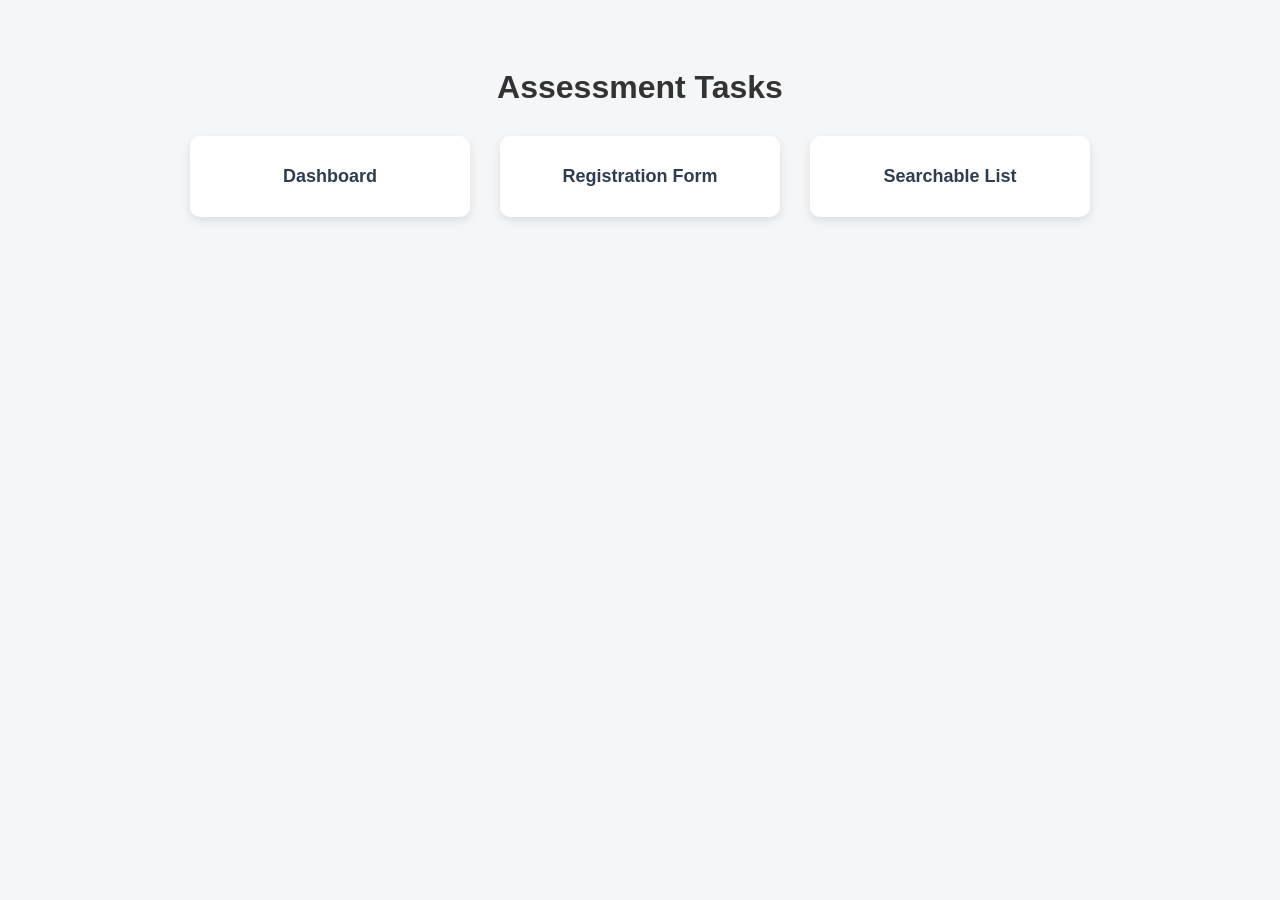
<file: index.html>
<!DOCTYPE html>
<html lang="en">
<head>
<meta charset="UTF-8">
<title>Assessment</title>

<style>

body{
font-family: Arial, sans-serif;
background:#f4f6f8;
text-align:center;
padding:40px;
}

h1{
color:#333;
margin-bottom:30px;
}

.container{
display:flex;
justify-content:center;
gap:30px;
flex-wrap:wrap;
}

.card{
background:white;
padding:30px;
width:220px;
border-radius:10px;
box-shadow:0 4px 10px rgba(0,0,0,0.1);
transition:0.3s;
}

.card:hover{
transform:translateY(-5px);
box-shadow:0 6px 15px rgba(0,0,0,0.15);
}

.card a{
text-decoration:none;
font-size:18px;
font-weight:bold;
color:#2c3e50;
}

</style>
</head>

<body>

<h1>Assessment Tasks</h1>

<div class="container">

<div class="card">
<a href="dashboard/index.html">Dashboard</a>
</div>

<div class="card">
<a href="registration-form/index.html">Registration Form</a>
</div>

<div class="card">
<a href="searchable-list/index.html">Searchable List</a>
</div>

</div>

</body>
</html>
</file>
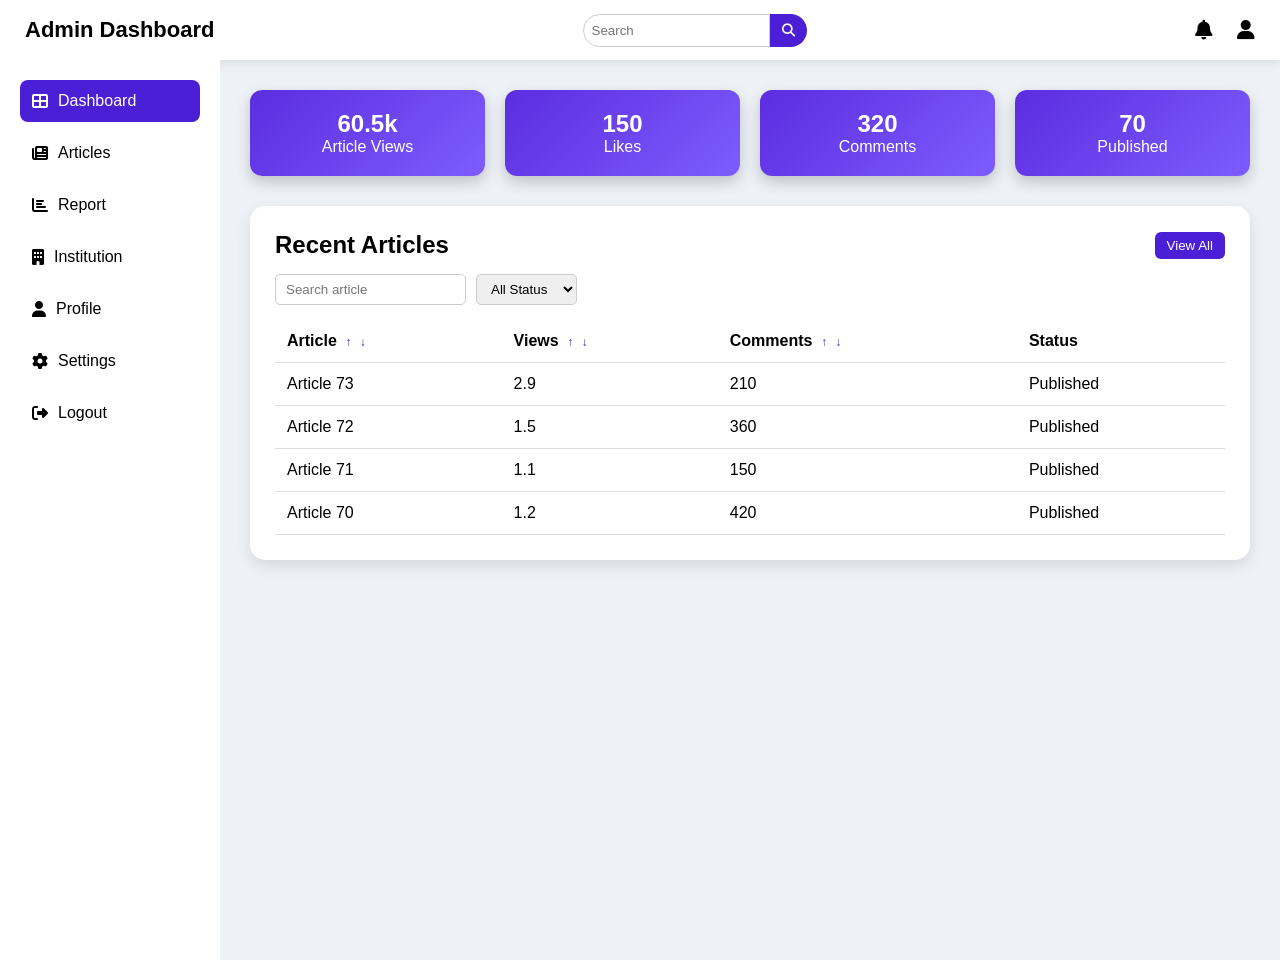
<file: dashboard/index.html>
<!DOCTYPE html>
<html>
<head>

<title>Admin Dashboard</title>

<link rel="stylesheet" href="style.css">

<link rel="stylesheet"
href="https://cdnjs.cloudflare.com/ajax/libs/font-awesome/6.4.0/css/all.min.css">

</head>

<body>

<header class="topbar">

<div class="logo">
Admin Dashboard
</div>

<div class="search-box">
<input type="text" placeholder="Search">
<button><i class="fa fa-search"></i></button>
</div>

<div class="top-icons">
<i class="fa-solid fa-bell"></i>
<i class="fa-solid fa-user"></i>
</div>

</header>


<div class="container">

<!-- SIDEBAR -->

<aside class="sidebar">

<ul>

<li class="active">
<i class="fa fa-th-large"></i> Dashboard
</li>

<li>
<i class="fa fa-newspaper"></i> Articles
</li>

<li>
<i class="fa fa-chart-bar"></i> Report
</li>

<li>
<i class="fa fa-building"></i> Institution
</li>

<li>
<i class="fa fa-user"></i> Profile
</li>

<li>
<i class="fa fa-cog"></i> Settings
</li>

<li>
<i class="fa fa-sign-out-alt"></i> Logout
</li>

</ul>

</aside>


<!-- MAIN -->

<main class="main">

<div class="cards">

<div class="card">
<h2 id="views"></h2>
<p>Article Views</p>
</div>

<div class="card">
<h2 id="likes"></h2>
<p>Likes</p>
</div>

<div class="card">
<h2 id="comments"></h2>
<p>Comments</p>
</div>

<div class="card">
<h2 id="published"></h2>
<p>Published</p>
</div>

</div>


<div class="table-container">

<div class="table-header">

<h2>Recent Articles</h2>
<button class="view-btn">View All</button>

</div>


<!-- FILTERS -->

<div class="filters">

<input type="text" id="searchInput" placeholder="Search article">

<select id="statusFilter">
<option value="all">All Status</option>
<option value="Published">Published</option>
</select>

</div>


<table>

<tr>

<th>
Article
<button onclick="sortTable(0,'asc')">↑</button>
<button onclick="sortTable(0,'desc')">↓</button>
</th>

<th>
Views
<button onclick="sortTable(1,'asc')">↑</button>
<button onclick="sortTable(1,'desc')">↓</button>
</th>

<th>
Comments
<button onclick="sortTable(2,'asc')">↑</button>
<button onclick="sortTable(2,'desc')">↓</button>
</th>

<th>Status</th>

</tr>

<tr>
<td>Article 73</td>
<td>2.9</td>
<td>210</td>
<td>Published</td>
</tr>

<tr>
<td>Article 72</td>
<td>1.5</td>
<td>360</td>
<td>Published</td>
</tr>

<tr>
<td>Article 71</td>
<td>1.1</td>
<td>150</td>
<td>Published</td>
</tr>

<tr>
<td>Article 70</td>
<td>1.2</td>
<td>420</td>
<td>Published</td>
</tr>

</table>

</div>

</main>

</div>

<script src="script.js"></script>

</body>
</html>
</file>
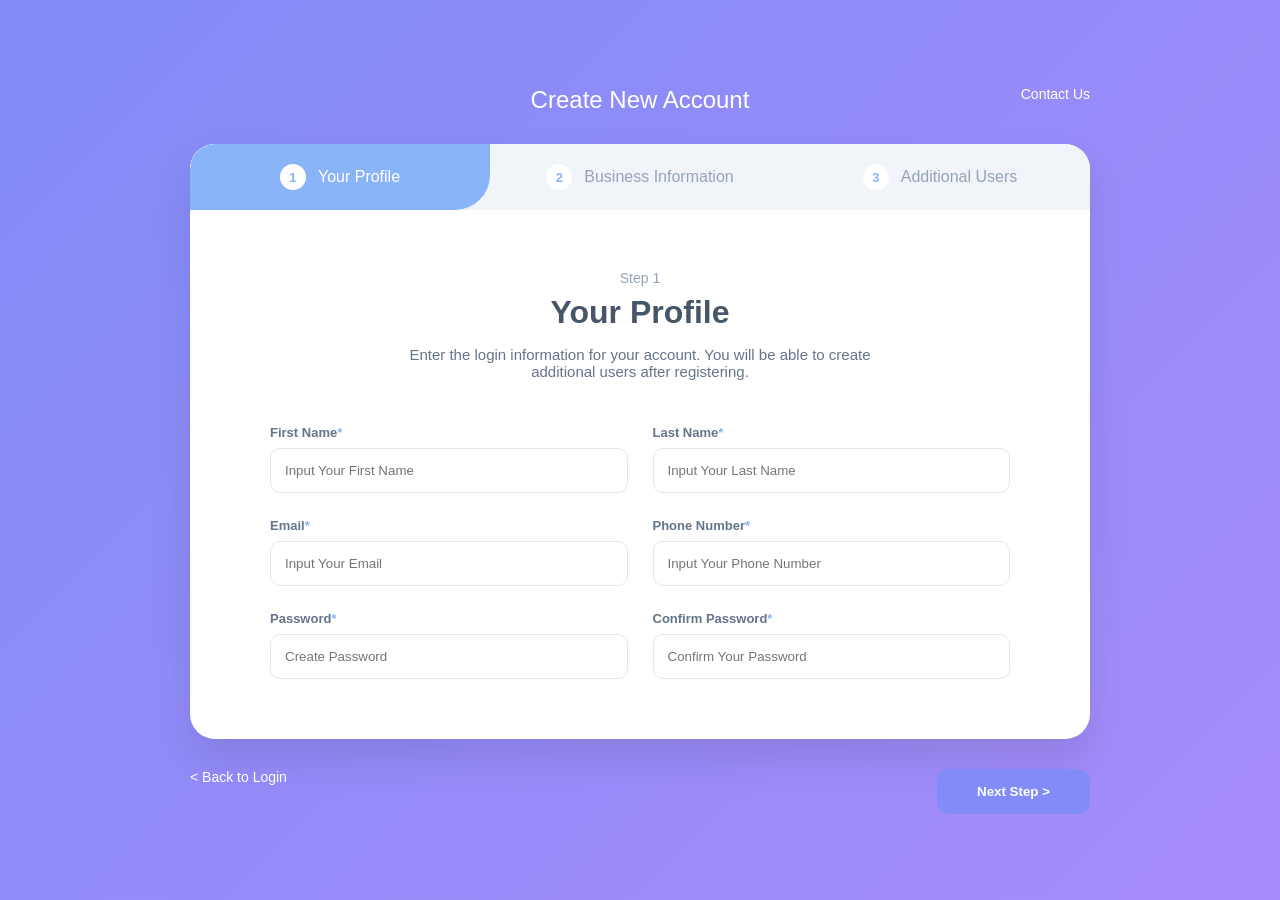
<file: registration form/index.html>
<!DOCTYPE html>
<html lang="en">
<head>
    <meta charset="UTF-8">
    <meta name="viewport" content="width=device-width, initial-scale=1.0">
    <title>Registration Form</title>
    <link rel="stylesheet" href="style.css">
</head>
<body>

    <div class="main-wrapper">
        <header class="top-nav">
            <h1>Create New Account</h1>
            <a href="#" class="contact-link">Contact Us</a>
        </header>

        <div class="card">
            <div class="stepper">
                <div class="step active" id="step1-tab">
                    <span class="circle">1</span> Your Profile
                </div>
                <div class="step" id="step2-tab">
                    <span class="circle">2</span> Business Information
                </div>
                <div class="step" id="step3-tab">
                    <span class="circle">3</span> Additional Users
                </div>
            </div>

            <div class="form-body">
                <p class="step-label">Step 1</p>
                <h2 class="form-title">Your Profile</h2>
                <p class="form-subtitle">Enter the login information for your account. You will be able to create additional users after registering.</p>

                <form id="registrationForm">
                    <div class="form-grid">
                        <div class="input-group">
                            <label>First Name<span class="req">*</span></label>
                            <input type="text" placeholder="Input Your First Name" required>
                        </div>
                        <div class="input-group">
                            <label>Last Name<span class="req">*</span></label>
                            <input type="text" placeholder="Input Your Last Name" required>
                        </div>
                        <div class="input-group">
                            <label>Email<span class="req">*</span></label>
                            <input type="email" placeholder="Input Your Email" required>
                        </div>
                        <div class="input-group">
                            <label>Phone Number<span class="req">*</span></label>
                            <input type="tel" placeholder="Input Your Phone Number" required>
                        </div>
                        <div class="input-group">
                            <label>Password<span class="req">*</span></label>
                            <input type="password" placeholder="Create Password" required>
                        </div>
                        <div class="input-group">
                            <label>Confirm Password<span class="req">*</span></label>
                            <input type="password" placeholder="Confirm Your Password" required>
                        </div>
                    </div>
                </form>
            </div>
        </div>

        <footer class="footer-actions">
            <a href="#" class="back-link">&lt; Back to Login</a>
            <button type="button" class="next-btn" id="nextBtn">Next Step &gt;</button>
        </footer>
    </div>

    <script src="script.js"></script>
</body>
</html>
</file>
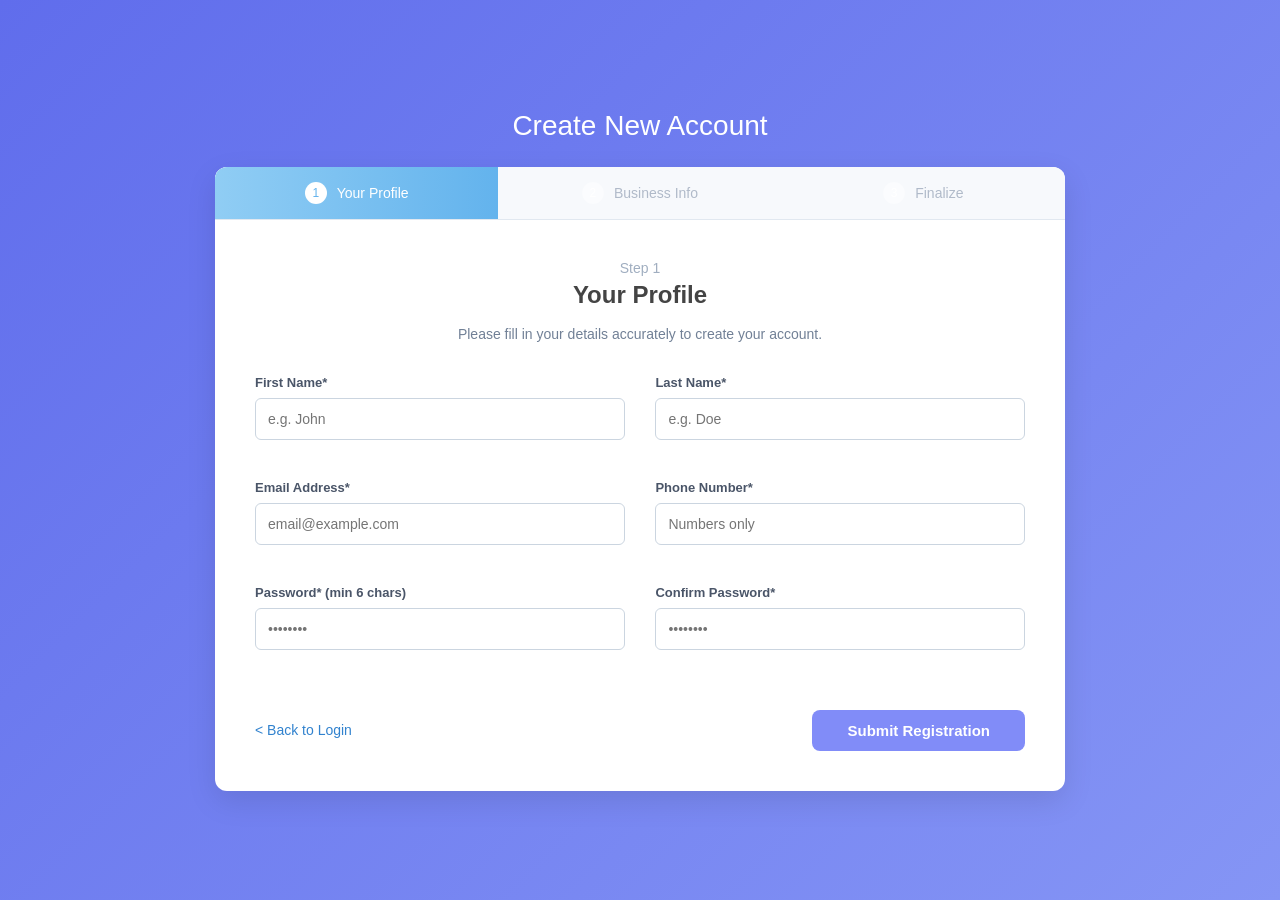
<file: registration-form/index.html>
<!DOCTYPE html>
<html lang="en">
<head>
    <meta charset="UTF-8">
    <meta name="viewport" content="width=device-width, initial-scale=1.0">
    <title>Account Registration</title>
    <link rel="stylesheet" href="style.css">
</head>
<body>
    <div class="page-wrapper">
        <main class="container">
            <h1 id="pageTitle">Create New Account</h1>

            <div class="form-card" id="mainCard">
                <div class="stepper">
                    <div class="step active"><span class="step-num">1</span> Your Profile</div>
                    <div class="step"><span class="step-num">2</span> Business Info</div>
                    <div class="step"><span class="step-num">3</span> Finalize</div>
                </div>

                <div class="form-body" id="formContainer">
                    <p class="step-indicator">Step 1</p>
                    <h2>Your Profile</h2>
                    <p class="subtitle">Please fill in your details accurately to create your account.</p>

                    <form id="registrationForm" novalidate>
                        <div class="form-grid">
                            <div class="input-group">
                                <label>First Name*</label>
                                <input type="text" id="firstName" placeholder="e.g. John" autocomplete="off">
                                <span class="error-msg" id="firstNameError"></span>
                            </div>
                            <div class="input-group">
                                <label>Last Name*</label>
                                <input type="text" id="lastName" placeholder="e.g. Doe" autocomplete="off">
                                <span class="error-msg" id="lastNameError"></span>
                            </div>
                            <div class="input-group">
                                <label>Email Address*</label>
                                <input type="email" id="email" placeholder="email@example.com">
                                <span class="error-msg" id="emailError"></span>
                            </div>
                            <div class="input-group">
                                <label>Phone Number*</label>
                                <input type="text" id="phone" placeholder="Numbers only">
                                <span class="error-msg" id="phoneError"></span>
                            </div>
                            <div class="input-group">
                                <label>Password* (min 6 chars)</label>
                                <input type="password" id="password" placeholder="••••••••">
                                <span class="error-msg" id="passwordError"></span>
                            </div>
                            <div class="input-group">
                                <label>Confirm Password*</label>
                                <input type="password" id="confirmPassword" placeholder="••••••••">
                                <span class="error-msg" id="confirmPasswordError"></span>
                            </div>
                        </div>
                        
                        <div class="form-footer">
                            <a href="#" class="back-link">&lt; Back to Login</a>
                            <button type="submit" class="submit-btn">Submit Registration</button>
                        </div>
                    </form>
                </div>

                <div class="success-state" id="successState" style="display: none;">
                    <div class="success-icon">✓</div>
                    <h2>Submission Successful!</h2>
                    <p>Your account details have been recorded. Check the console for the data payload.</p>
                    <button class="submit-btn" onclick="location.reload()">Create Another Account</button>
                </div>
            </div>
        </main>
    </div>
    <script src="script.js"></script>
</body>
</html>
</file>
<file: dashboard/style.css>
*{
margin:0;
padding:0;
box-sizing:border-box;
font-family:Arial;
}

body{
background:#eef1f6;
}

/* TOPBAR */

.topbar{
height:60px;
background:white;
display:flex;
align-items:center;
justify-content:space-between;
padding:0 25px;
box-shadow:0 2px 10px rgba(0,0,0,0.1);
}

.logo{
font-size:22px;
font-weight:600;
}

.search-box{
display:flex;
}

.search-box input{
padding:8px;
border:1px solid #ccc;
border-radius:20px 0 0 20px;
outline:none;
}

.search-box button{
border:none;
background:#4a1fd6;
color:white;
padding:8px 12px;
border-radius:0 20px 20px 0;
cursor:pointer;
}

.top-icons i{
font-size:20px;
margin-left:20px;
cursor:pointer;
}

/* LAYOUT */

.container{
display:flex;
}

/* SIDEBAR */

.sidebar{
width:220px;
background:white;
height:100vh;
padding:20px;
}

.sidebar ul{
list-style:none;
}

.sidebar li{
padding:12px;
display:flex;
gap:10px;
align-items:center;
border-radius:8px;
margin-bottom:10px;
cursor:pointer;
}

.sidebar li:hover{
background:#f2f4f8;
}

.active{
background:#4a1fd6;
color:white;
}

/* MAIN */

.main{
flex:1;
padding:30px;
}

/* CARDS */

.cards{
display:flex;
gap:20px;
margin-bottom:30px;
flex-wrap:wrap;
}

.card{
flex:1;
min-width:200px;
background:linear-gradient(135deg,#5b2ddf,#7d5cff);
color:white;
padding:20px;
border-radius:12px;
box-shadow:0 6px 15px rgba(0,0,0,0.2);
text-align:center;
}

/* TABLE */

.table-container{
background:white;
padding:25px;
border-radius:15px;
box-shadow:0 6px 15px rgba(0,0,0,0.1);
}

.table-header{
display:flex;
justify-content:space-between;
align-items:center;
margin-bottom:15px;
}

.view-btn{
background:#4a1fd6;
color:white;
border:none;
padding:6px 12px;
border-radius:6px;
cursor:pointer;
}

.filters{
display:flex;
gap:10px;
margin-bottom:15px;
}

.filters input,
.filters select{
padding:6px 10px;
border-radius:5px;
border:1px solid #ccc;
}

table{
width:100%;
border-collapse:collapse;
}

th,td{
padding:12px;
border-bottom:1px solid #ddd;
text-align:left;
}

th button{
border:none;
background:none;
cursor:pointer;
font-size:12px;
margin-left:4px;
color:#4a1fd6;
}

/* MOBILE */

@media(max-width:768px){

.sidebar{
display:none;
}

.cards{
flex-direction:column;
}

}
</file>
<file: registration form/style.css>
* {
    margin: 0;
    padding: 0;
    box-sizing: border-box;
    font-family: 'Segoe UI', Tahoma, Geneva, Verdana, sans-serif;
}

body {
    background: linear-gradient(135deg, #818cf8 0%, #a78bfa 100%);
    min-height: 100vh;
    display: flex;
    justify-content: center;
    align-items: center;
    padding: 20px;
}

.main-wrapper {
    width: 100%;
    max-width: 900px;
}

/* Header - Logo removed */
.top-nav {
    display: flex;
    justify-content: center; /* Centers the title */
    position: relative;
    color: white;
    margin-bottom: 30px;
}

.top-nav h1 {
    font-size: 24px;
    font-weight: 500;
}

.contact-link {
    position: absolute;
    right: 0;
    color: white;
    text-decoration: none;
    font-size: 14px;
}

/* Card Styling */
.card {
    background: white;
    border-radius: 25px;
    overflow: hidden;
    box-shadow: 0 20px 40px rgba(0, 0, 0, 0.1);
}

/* Stepper Tabs */
.stepper {
    display: flex;
    background: #f1f5f9;
}

.step {
    flex: 1;
    padding: 20px;
    text-align: center;
    color: #94a3b8;
    font-weight: 500;
    display: flex;
    align-items: center;
    justify-content: center;
    gap: 12px;
}

.step.active {
    background: #8ab4f8; /* Matches the zoomed-in image blue */
    color: white;
    border-top-left-radius: 25px; /* Matches card corner */
    border-bottom-right-radius: 35px; /* The specific "tab" curve */
}

.circle {
    width: 26px;
    height: 26px;
    background: white;
    color: #8ab4f8;
    border-radius: 50%;
    display: inline-flex;
    align-items: center;
    justify-content: center;
    font-size: 13px;
    font-weight: bold;
}

/* Form Styling */
.form-body {
    padding: 60px 80px;
    text-align: center;
}

.step-label {
    color: #94a3b8;
    font-size: 14px;
    margin-bottom: 8px;
}

.form-title {
    font-size: 32px;
    color: #475569;
    margin-bottom: 15px;
}

.form-subtitle {
    color: #64748b;
    font-size: 15px;
    margin-bottom: 45px;
    max-width: 500px;
    margin-left: auto;
    margin-right: auto;
}

.form-grid {
    display: grid;
    grid-template-columns: 1fr 1fr;
    gap: 25px;
    text-align: left;
}

.input-group label {
    display: block;
    font-size: 13px;
    font-weight: 600;
    color: #64748b;
    margin-bottom: 8px;
}

.req { color: #8ab4f8; }

input {
    width: 100%;
    padding: 14px;
    border: 1px solid #e2e8f0;
    border-radius: 10px;
    outline: none;
}

input:focus { border-color: #8ab4f8; }

/* Buttons */
.footer-actions {
    display: flex;
    justify-content: space-between;
    margin-top: 30px;
}

.back-link { color: white; text-decoration: none; font-size: 14px; }

.next-btn {
    background: #818cf8;
    color: white;
    border: none;
    padding: 15px 40px;
    border-radius: 12px;
    cursor: pointer;
    font-weight: 600;
}
</file>
<file: registration-form/style.css>
* {
    margin: 0;
    padding: 0;
    box-sizing: border-box; 
}

body {
    font-family: Arial, Helvetica, sans-serif;
    background: linear-gradient(135deg, #606dec 0%, #8595f5 100%);
    min-height: 100vh;
    display: flex;
    justify-content: center;
    align-items: center;
    padding: 20px;
}

.page-wrapper {
    width: 100%;
    max-width: 850px; 
}

h1 {
    color: #ffffff;
    text-align: center;
    font-weight: normal;
    margin-bottom: 25px;
    font-size: 28px;
}
.form-card {
    background-color: #ffffff;
    border-radius: 12px;
    box-shadow: 0px 10px 30px rgba(0, 0, 0, 0.1);
    overflow: hidden; 
}
.stepper {
    display: flex; 
    background-color: #f7f9fc;
    border-bottom: 1px solid #e1e8f0;
}

.step {
    flex: 1; 
    padding: 15px;
    text-align: center;
    color: #b0bac9;
    font-size: 14px;
    display: flex;
    justify-content: center;
    align-items: center;
}

.step.active {
    background: linear-gradient(to right, #90cdf4, #63b3ed);
    color: #ffffff;
}

.step-num {
    display: inline-block;
    width: 22px;
    height: 22px;
    border-radius: 50%; 
    background-color: rgba(255, 255, 255, 0.4);
    color: white;
    margin-right: 10px;
    line-height: 22px;
    font-size: 12px;
}

.step.active .step-num {
    background-color: #ffffff;
    color: #63b3ed;
}
.form-body {
    padding: 40px;
}

.step-indicator {
    display: block;
    color: #a0aec0;
    font-size: 14px;
    text-align: center;
    margin-bottom: 5px;
}

h2 {
    color: #444444;
    text-align: center;
    margin-bottom: 15px;
}

.subtitle {
    color: #718096;
    font-size: 14px;
    text-align: center;
    line-height: 1.5;
    margin-bottom: 30px;
}
.form-grid {
    display: flex;
    flex-wrap: wrap; 
    justify-content: space-between;
}

.input-group {
    width: 48%; 
    margin-bottom: 20px;
    display: flex;
    flex-direction: column;
}

label {
    font-size: 13px;
    color: #4a5568;
    margin-bottom: 8px;
    font-weight: bold;
}

input {
    padding: 12px;
    border: 1px solid #cbd5e0;
    border-radius: 6px;
    font-size: 14px;
    outline: none;
}

input:focus {
    border-color: #818cf8;
}
.error-msg {
    color: #e53e3e;
    font-size: 12px;
    margin-top: 5px;
    height: 15px; 
}
.form-footer {
    display: flex;
    justify-content: space-between;
    align-items: center;
    margin-top: 20px;
}

.back-link {
    color: #3182ce;
    text-decoration: none;
    font-size: 14px;
}

.submit-btn {
    background-color: #818cf8;
    color: white;
    border: none;
    padding: 12px 35px;
    border-radius: 8px;
    cursor: pointer;
    font-size: 15px;
    font-weight: bold;
}

.submit-btn:hover {
    background-color: #667eea;
}

.success-state {
    text-align: center;
    padding: 40px;
}
@media (max-width: 600px) {
    .input-group {
        width: 100%; 
    }
    .stepper {
        display: none; 
    }
}
</file>
